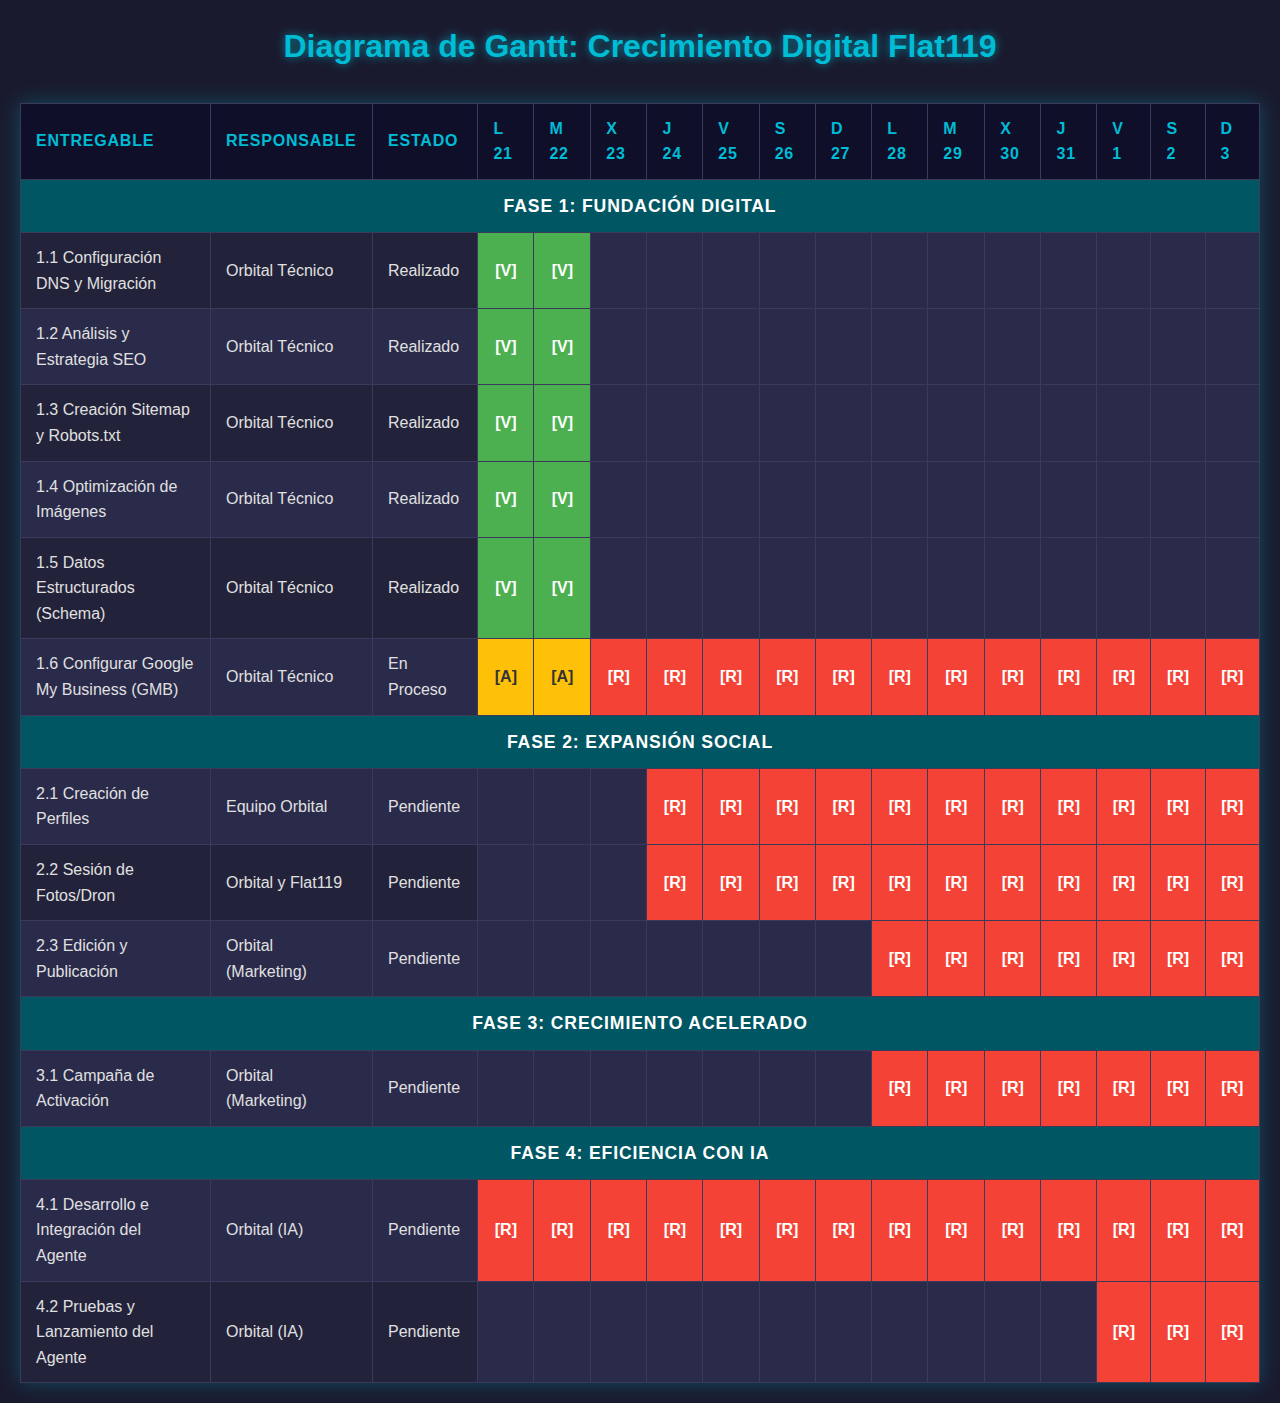
<file: Documentation/04_Gantt_Chart_Futuristic.html>
<!DOCTYPE html>
<html lang="es">
<head>
    <meta charset="UTF-8">
    <meta name="viewport" content="width=device-width, initial-scale=1.0">
    <title>Diagrama de Gantt: Crecimiento Digital Flat119</title>
    <style>
        body {
            font-family: 'Segoe UI', Tahoma, Geneva, Verdana, sans-serif;
            background-color: #1a1a2e;
            color: #e0e0e0;
            margin: 20px;
            line-height: 1.6;
        }
        h1 {
            color: #00bcd4;
            text-align: center;
            margin-bottom: 30px;
            text-shadow: 0 0 10px rgba(0, 188, 212, 0.7);
        }
        table {
            width: 100%;
            border-collapse: collapse;
            margin-top: 20px;
            box-shadow: 0 0 20px rgba(0, 188, 212, 0.3);
            background-color: #2a2a4a;
        }
        th, td {
            padding: 12px 15px;
            border: 1px solid #3a3a5a;
            text-align: left;
            vertical-align: middle;
        }
        th {
            background-color: #0f0f2a;
            color: #00bcd4;
            font-weight: bold;
            text-transform: uppercase;
            letter-spacing: 0.05em;
        }
        tr:nth-child(even) {
            background-color: #22223a;
        }
        tr:hover {
            background-color: #333355;
            transition: background-color 0.3s ease;
        }
        .phase-header th {
            background-color: #005662;
            color: #ffffff;
            font-size: 1.1em;
            text-align: center;
        }
        .status-v {
            background-color: #4CAF50; /* Green */
            color: white;
            text-align: center;
            font-weight: bold;
        }
        .status-a {
            background-color: #FFC107; /* Amber/Yellow */
            color: #333;
            text-align: center;
            font-weight: bold;
        }
        .status-r {
            background-color: #F44336; /* Red */
            color: white;
            text-align: center;
            font-weight: bold;
        }
        .empty-day {
            background-color: #2a2a4a;
        }
    </style>
</head>
<body>
    <h1>Diagrama de Gantt: Crecimiento Digital Flat119</h1>

    <table>
        <thead>
            <tr>
                <th>Entregable</th>
                <th>Responsable</th>
                <th>Estado</th>
                <th>L 21</th>
                <th>M 22</th>
                <th>X 23</th>
                <th>J 24</th>
                <th>V 25</th>
                <th>S 26</th>
                <th>D 27</th>
                <th>L 28</th>
                <th>M 29</th>
                <th>X 30</th>
                <th>J 31</th>
                <th>V 1</th>
                <th>S 2</th>
                <th>D 3</th>
            </tr>
        </thead>
        <tbody>
            <tr class="phase-header">
                <th colspan="17">Fase 1: Fundación Digital</th>
            </tr>
            <tr>
                <td>1.1 Configuración DNS y Migración</td>
                <td>Orbital Técnico</td>
                <td>Realizado</td>
                <td class="status-v">[V]</td>
                <td class="status-v">[V]</td>
                <td class="empty-day"></td>
                <td class="empty-day"></td>
                <td class="empty-day"></td>
                <td class="empty-day"></td>
                <td class="empty-day"></td>
                <td class="empty-day"></td>
                <td class="empty-day"></td>
                <td class="empty-day"></td>
                <td class="empty-day"></td>
                <td class="empty-day"></td>
                <td class="empty-day"></td>
                <td class="empty-day"></td>
            </tr>
            <tr>
                <td>1.2 Análisis y Estrategia SEO</td>
                <td>Orbital Técnico</td>
                <td>Realizado</td>
                <td class="status-v">[V]</td>
                <td class="status-v">[V]</td>
                <td class="empty-day"></td>
                <td class="empty-day"></td>
                <td class="empty-day"></td>
                <td class="empty-day"></td>
                <td class="empty-day"></td>
                <td class="empty-day"></td>
                <td class="empty-day"></td>
                <td class="empty-day"></td>
                <td class="empty-day"></td>
                <td class="empty-day"></td>
                <td class="empty-day"></td>
                <td class="empty-day"></td>
            </tr>
            <tr>
                <td>1.3 Creación Sitemap y Robots.txt</td>
                <td>Orbital Técnico</td>
                <td>Realizado</td>
                <td class="status-v">[V]</td>
                <td class="status-v">[V]</td>
                <td class="empty-day"></td>
                <td class="empty-day"></td>
                <td class="empty-day"></td>
                <td class="empty-day"></td>
                <td class="empty-day"></td>
                <td class="empty-day"></td>
                <td class="empty-day"></td>
                <td class="empty-day"></td>
                <td class="empty-day"></td>
                <td class="empty-day"></td>
                <td class="empty-day"></td>
                <td class="empty-day"></td>
            </tr>
            <tr>
                <td>1.4 Optimización de Imágenes</td>
                <td>Orbital Técnico</td>
                <td>Realizado</td>
                <td class="status-v">[V]</td>
                <td class="status-v">[V]</td>
                <td class="empty-day"></td>
                <td class="empty-day"></td>
                <td class="empty-day"></td>
                <td class="empty-day"></td>
                <td class="empty-day"></td>
                <td class="empty-day"></td>
                <td class="empty-day"></td>
                <td class="empty-day"></td>
                <td class="empty-day"></td>
                <td class="empty-day"></td>
                <td class="empty-day"></td>
                <td class="empty-day"></td>
            </tr>
            <tr>
                <td>1.5 Datos Estructurados (Schema)</td>
                <td>Orbital Técnico</td>
                <td>Realizado</td>
                <td class="status-v">[V]</td>
                <td class="status-v">[V]</td>
                <td class="empty-day"></td>
                <td class="empty-day"></td>
                <td class="empty-day"></td>
                <td class="empty-day"></td>
                <td class="empty-day"></td>
                <td class="empty-day"></td>
                <td class="empty-day"></td>
                <td class="empty-day"></td>
                <td class="empty-day"></td>
                <td class="empty-day"></td>
                <td class="empty-day"></td>
                <td class="empty-day"></td>
            </tr>
            <tr>
                <td>1.6 Configurar Google My Business (GMB)</td>
                <td>Orbital Técnico</td>
                <td>En Proceso</td>
                <td class="status-a">[A]</td>
                <td class="status-a">[A]</td>
                <td class="status-r">[R]</td>
                <td class="status-r">[R]</td>
                <td class="status-r">[R]</td>
                <td class="status-r">[R]</td>
                <td class="status-r">[R]</td>
                <td class="status-r">[R]</td>
                <td class="status-r">[R]</td>
                <td class="status-r">[R]</td>
                <td class="status-r">[R]</td>
                <td class="status-r">[R]</td>
                <td class="status-r">[R]</td>
                <td class="status-r">[R]</td>
            </tr>
            <tr class="phase-header">
                <th colspan="17">Fase 2: Expansión Social</th>
            </tr>
            <tr>
                <td>2.1 Creación de Perfiles</td>
                <td>Equipo Orbital</td>
                <td>Pendiente</td>
                <td class="empty-day"></td>
                <td class="empty-day"></td>
                <td class="empty-day"></td>
                <td class="status-r">[R]</td>
                <td class="status-r">[R]</td>
                <td class="status-r">[R]</td>
                <td class="status-r">[R]</td>
                <td class="status-r">[R]</td>
                <td class="status-r">[R]</td>
                <td class="status-r">[R]</td>
                <td class="status-r">[R]</td>
                <td class="status-r">[R]</td>
                <td class="status-r">[R]</td>
                <td class="status-r">[R]</td>
            </tr>
            <tr>
                <td>2.2 Sesión de Fotos/Dron</td>
                <td>Orbital y Flat119</td>
                <td>Pendiente</td>
                <td class="empty-day"></td>
                <td class="empty-day"></td>
                <td class="empty-day"></td>
                <td class="status-r">[R]</td>
                <td class="status-r">[R]</td>
                <td class="status-r">[R]</td>
                <td class="status-r">[R]</td>
                <td class="status-r">[R]</td>
                <td class="status-r">[R]</td>
                <td class="status-r">[R]</td>
                <td class="status-r">[R]</td>
                <td class="status-r">[R]</td>
                <td class="status-r">[R]</td>
                <td class="status-r">[R]</td>
            </tr>
            <tr>
                <td>2.3 Edición y Publicación</td>
                <td>Orbital (Marketing)</td>
                <td>Pendiente</td>
                <td class="empty-day"></td>
                <td class="empty-day"></td>
                <td class="empty-day"></td>
                <td class="empty-day"></td>
                <td class="empty-day"></td>
                <td class="empty-day"></td>
                <td class="empty-day"></td>
                <td class="status-r">[R]</td>
                <td class="status-r">[R]</td>
                <td class="status-r">[R]</td>
                <td class="status-r">[R]</td>
                <td class="status-r">[R]</td>
                <td class="status-r">[R]</td>
                <td class="status-r">[R]</td>
            </tr>
            <tr class="phase-header">
                <th colspan="17">Fase 3: Crecimiento Acelerado</th>
            </tr>
            <tr>
                <td>3.1 Campaña de Activación</td>
                <td>Orbital (Marketing)</td>
                <td>Pendiente</td>
                <td class="empty-day"></td>
                <td class="empty-day"></td>
                <td class="empty-day"></td>
                <td class="empty-day"></td>
                <td class="empty-day"></td>
                <td class="empty-day"></td>
                <td class="empty-day"></td>
                <td class="status-r">[R]</td>
                <td class="status-r">[R]</td>
                <td class="status-r">[R]</td>
                <td class="status-r">[R]</td>
                <td class="status-r">[R]</td>
                <td class="status-r">[R]</td>
                <td class="status-r">[R]</td>
            </tr>
            <tr class="phase-header">
                <th colspan="17">Fase 4: Eficiencia con IA</th>
            </tr>
            <tr>
                <td>4.1 Desarrollo e Integración del Agente</td>
                <td>Orbital (IA)</td>
                <td>Pendiente</td>
                <td class="status-r">[R]</td>
                <td class="status-r">[R]</td>
                <td class="status-r">[R]</td>
                <td class="status-r">[R]</td>
                <td class="status-r">[R]</td>
                <td class="status-r">[R]</td>
                <td class="status-r">[R]</td>
                <td class="status-r">[R]</td>
                <td class="status-r">[R]</td>
                <td class="status-r">[R]</td>
                <td class="status-r">[R]</td>
                <td class="status-r">[R]</td>
                <td class="status-r">[R]</td>
                <td class="status-r">[R]</td>
            </tr>
            <tr>
                <td>4.2 Pruebas y Lanzamiento del Agente</td>
                <td>Orbital (IA)</td>
                <td>Pendiente</td>
                <td class="empty-day"></td>
                <td class="empty-day"></td>
                <td class="empty-day"></td>
                <td class="empty-day"></td>
                <td class="empty-day"></td>
                <td class="empty-day"></td>
                <td class="empty-day"></td>
                <td class="empty-day"></td>
                <td class="empty-day"></td>
                <td class="empty-day"></td>
                <td class="empty-day"></td>
                <td class="status-r">[R]</td>
                <td class="status-r">[R]</td>
                <td class="status-r">[R]</td>
            </tr>
        </tbody>
    </table>
</body>
</html>
</file>
